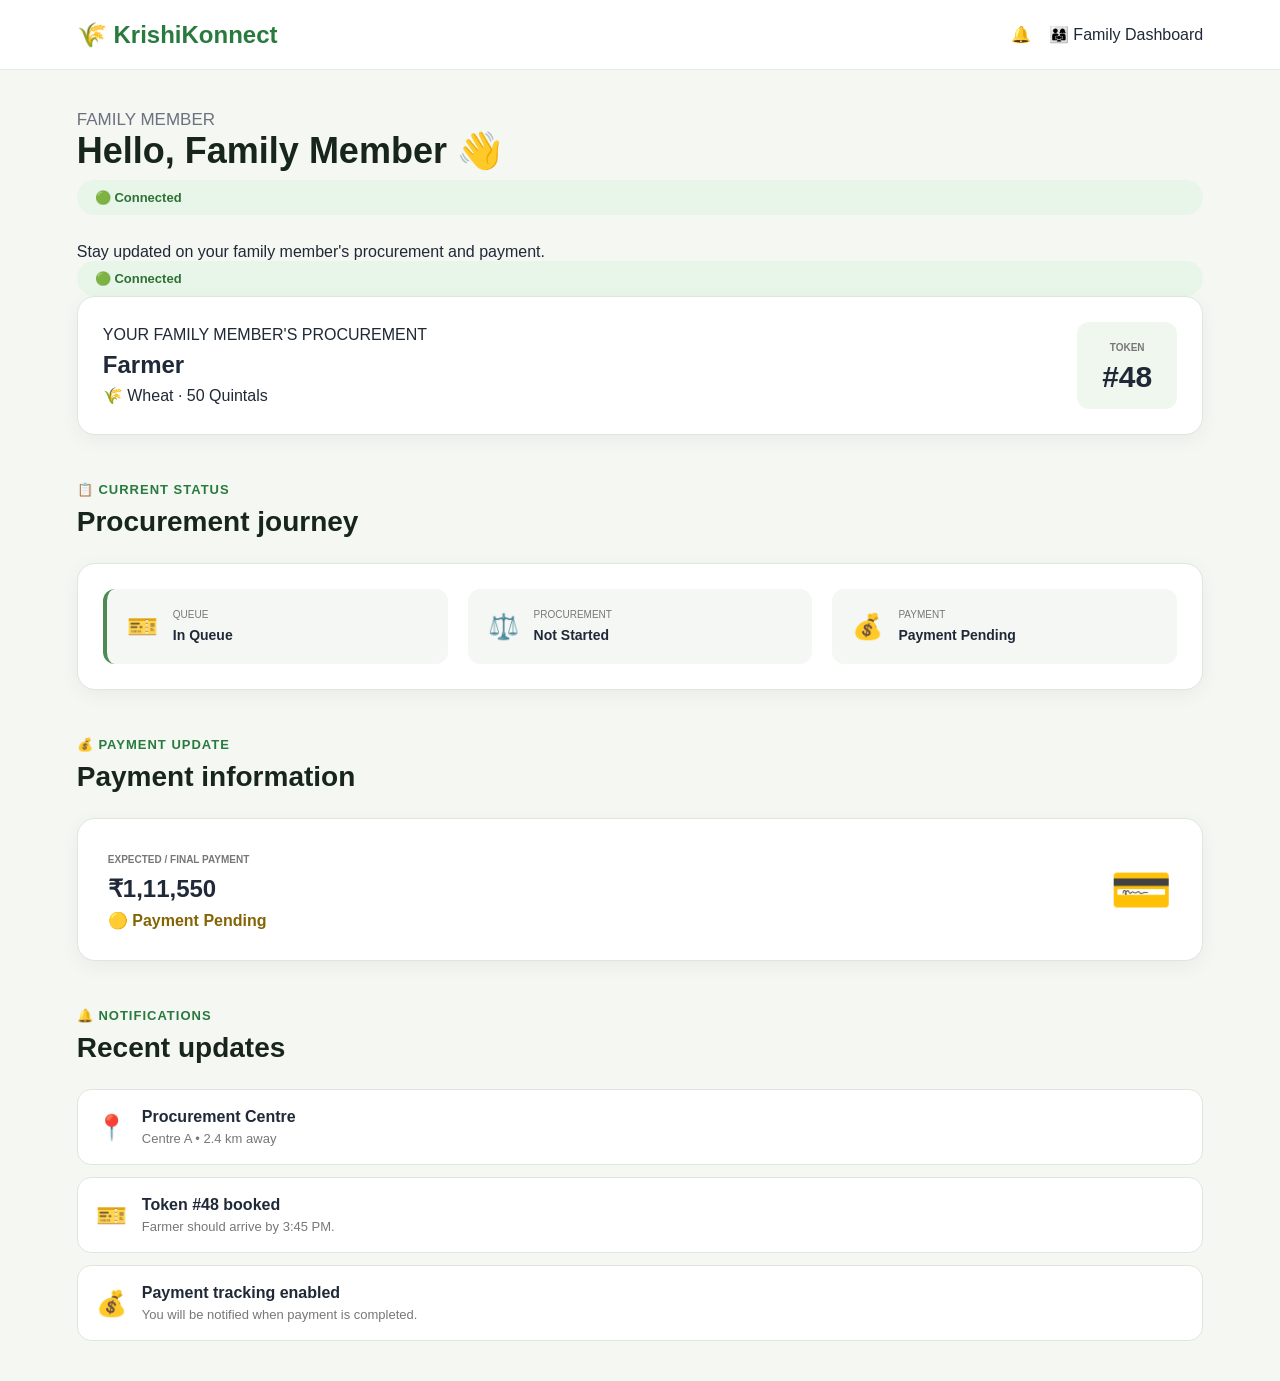
<file: family.html>
<!DOCTYPE html>
<html lang="en">

<head>

    <meta charset="UTF-8">
    <meta name="viewport" content="width=device-width, initial-scale=1.0">

    <title>KrishiKonnect | Family Dashboard</title>

    <link rel="stylesheet" href="style.css">

</head>

<body>

    <!-- NAVBAR -->

    <nav class="navbar">

        <div class="logo">
            🌾 KrishiKonnect
        </div>

        <div class="nav-right">

            <span>🔔</span>

            <span>👨‍👩‍👧 Family Dashboard</span>

        </div>

    </nav>


    <!-- DASHBOARD -->

    <main class="dashboard">

        <!-- HEADER -->

        <section class="welcome">

            <div>

                <p class="eyebrow">
                    FAMILY MEMBER
                </p>

              <h1>Hello, <span id="familyMemberNameDisplay">Family Member</span> 👋</h1> 

            </div>

            <div class="centre-status">
                🟢 Connected
            </div>

        </section>

</script>

                <p>
    Stay updated on your
    <span id="relationshipText">family member's</span>
    procurement and payment.
</p>

            </div>

            <div class="centre-status">
                🟢 Connected
            </div>

        </section>


        <!-- FARMER INFO -->

        <section class="family-farmer-card">

            <div>

                <div class="farmer-info">

    <span id="relationshipLabel">YOUR FAMILY MEMBER'S PROCUREMENT</span>

<h2 id="familyFarmerName">Farmer</h2>

    <p>
        🌾 Wheat · 50 Quintals
    </p>

</div>
            </div>

            <div class="family-token">

                <small>TOKEN</small>

                <strong>
                    #48
                </strong>

            </div>

        </section>


        <!-- CURRENT STATUS -->

        <section class="operator-section">

            <div class="section-heading">

                <span>📋 CURRENT STATUS</span>

                <h2>
                    Procurement journey
                </h2>

            </div>


            <div class="family-status-card">

                <div class="family-status-item active">

                    <span>🎫</span>

                    <div>

                        <small>QUEUE</small>

                        <strong id="familyQueueStatus">
                            In Queue
                        </strong>

                    </div>

                </div>


                <div class="family-status-item">

                    <span>⚖️</span>

                    <div>

                        <small>PROCUREMENT</small>

                        <strong id="familyProcurementStatus">
                            Not Started
                        </strong>

                    </div>

                </div>


                <div class="family-status-item">

                    <span>💰</span>

                    <div>

                        <small>PAYMENT</small>

                        <strong id="familyPaymentStatus">
                            Payment Pending
                        </strong>

                    </div>

                </div>

            </div>

        </section>


        <!-- PAYMENT CARD -->

        <section class="operator-section">

            <div class="section-heading">

                <span>💰 PAYMENT UPDATE</span>

                <h2>
                    Payment information
                </h2>

            </div>


            <div class="family-payment-card">

                <div>

                    <small>
                        EXPECTED / FINAL PAYMENT
                    </small>

                    <h1 id="familyPaymentAmount">
                        ₹1,11,550
                    </h1>

                    <p id="familyPaymentMessage">
                        🟡 Payment Pending
                    </p>

                </div>

                <div class="payment-icon">
                    💳
                </div>

            </div>

        </section>


        <!-- NOTIFICATIONS -->

        <section class="operator-section">

            <div class="section-heading">

                <span>🔔 NOTIFICATIONS</span>

                <h2>
                    Recent updates
                </h2>

            </div>


            <div class="family-notifications">

                <div class="family-notification">

                    <span>📍</span>

                    <div>

                        <strong>
                            Procurement Centre
                        </strong>

                        <p>
                            Centre A • 2.4 km away
                        </p>

                    </div>

                </div>


                <div class="family-notification">

                    <span>🎫</span>

                    <div>

                        <strong>
                            Token #48 booked
                        </strong>

                        <p>
                            Farmer should arrive by 3:45 PM.
                        </p>

                    </div>

                </div>


                <div class="family-notification">

                    <span>💰</span>

                    <div>

                        <strong>
                            Payment tracking enabled
                        </strong>

                        <p>
                            You will be notified when payment is completed.
                        </p>

                    </div>

                </div>

            </div>

        </section>

    </main>


    <script>

        function updateFamilyDashboard() {

            const status =
                localStorage.getItem("farmerStatus");

            const queueStatus =
                document.getElementById("familyQueueStatus");

            const procurementStatus =
                document.getElementById("familyProcurementStatus");

            const paymentStatus =
                document.getElementById("familyPaymentStatus");

            const paymentMessage =
                document.getElementById("familyPaymentMessage");

            if (!status) {
                return;
            }


            if (status === "Processing") {

                queueStatus.innerText =
                    "Processing";

                procurementStatus.innerText =
                    "Produce Being Processed";

            }


            else if (status === "Verified") {

                queueStatus.innerText =
                    "Processing";

                procurementStatus.innerText =
                    "✓ Produce Verified";

            }


            else if (status === "Weighed") {

                queueStatus.innerText =
                    "Processing";

                procurementStatus.innerText =
                    "⚖️ Weighing Completed";

            }


            else if (status === "Payment Processing") {

                queueStatus.innerText =
                    "Completed";

                procurementStatus.innerText =
                    "✓ Procurement Completed";

                paymentStatus.innerText =
                    "Payment Processing";

                paymentMessage.innerText =
                    "🔵 Payment Processing";

            }


            else if (status === "Payment Completed") {

                queueStatus.innerText =
                    "Completed";

                procurementStatus.innerText =
                    "✓ Procurement Completed";

                paymentStatus.innerText =
                    "✓ Payment Completed";

                paymentMessage.innerText =
                    "🟢 Payment Completed";

            }

        }


        updateFamilyDashboard();

    </script>
<script>

    // Get saved details
    const familyMemberName =
        localStorage.getItem("familyMemberName");

    const farmerName =
        localStorage.getItem("farmerName");

    const relation =
        localStorage.getItem("familyRelation");


    // Show family member's name
    if (familyMemberName) {

        const familyNameElement =
            document.getElementById("familyMemberNameDisplay");

        if (familyNameElement) {
            familyNameElement.innerText = familyMemberName;
        }
    }


    // Show farmer's name
    if (farmerName) {

        const farmerNameElement =
            document.getElementById("familyFarmerName");

        if (farmerNameElement) {
            farmerNameElement.innerText = farmerName;
        }
    }


    // Reverse relationship
    if (relation) {

        let displayRelationship = "FAMILY MEMBER'S PROCUREMENT";

        if (relation === "Father" || relation === "Mother") {
            displayRelationship = "DAUGHTER'S PROCUREMENT";
        }

        else if (relation === "Son" || relation === "Daughter") {
            displayRelationship = "PARENT'S PROCUREMENT";
        }

        else if (relation === "Husband") {
            displayRelationship = "WIFE'S PROCUREMENT";
        }

        else if (relation === "Wife") {
            displayRelationship = "HUSBAND'S PROCUREMENT";
        }

        else if (relation === "Brother") {
            displayRelationship = "SISTER'S PROCUREMENT";
        }

        else if (relation === "Sister") {
            displayRelationship = "BROTHER'S PROCUREMENT";
        }

        document.getElementById("relationshipLabel").innerText =
            displayRelationship;
    }
    const relationTextMap = {
    Father: "daughter's",
    Mother: "daughter's",
    Son: "parent's",
    Daughter: "parent's",
    Husband: "wife's",
    Wife: "husband's",
    Brother: "sister's",
    Sister: "brother's",
    Other: "family member's"
};

const relationshipText =
    document.getElementById("relationshipText");

if (relationshipText) {
    relationshipText.innerText =
        relationTextMap[relation] || "family member's";
}

</script>

</body>


</html>
</file>
<file: style.css>
* {
    margin: 0;
    padding: 0;
    box-sizing: border-box;
}

body {
    font-family: Arial, Helvetica, sans-serif;
    background: #f4f7f2;
    color: #1f2937;
}

/* NAVBAR */

.navbar {
    height: 70px;
    background: white;
    display: flex;
    align-items: center;
    justify-content: space-between;
    padding: 0 6%;
    border-bottom: 1px solid #e5e7eb;
}

.logo {
    font-size: 24px;
    font-weight: bold;
    color: #287a3e;
}

.nav-right {
    display: flex;
    align-items: center;
    gap: 18px;
    font-size: 16px;
}


/* MAIN */

.dashboard {
    width: 88%;
    max-width: 1150px;
    margin: 40px auto;
}


/* WELCOME */

.welcome {
    margin-bottom: 28px;
}

.welcome h1 {
    font-size: 36px;
    color: #17251b;
    margin-bottom: 8px;
}

.welcome p {
    color: #6b7280;
    font-size: 17px;
}


/* STATS */

.stats {
    display: grid;
    grid-template-columns: repeat(3, 1fr);
    gap: 20px;
    margin-bottom: 25px;
}

.stat-card {
    background: white;
    padding: 24px;
    border-radius: 16px;
    border: 1px solid #e5e7eb;
    box-shadow: 0 4px 15px rgba(0, 0, 0, 0.05);
}

.stat-card span {
    font-size: 26px;
}

.stat-card p {
    font-size: 12px;
    font-weight: bold;
    color: #6b7280;
    margin-top: 14px;
    letter-spacing: 0.5px;
}

.stat-card h2 {
    font-size: 30px;
    margin-top: 6px;
}


/* AI RECOMMENDATION */

.ai-card {
    background: linear-gradient(135deg, #eaf7eb, #ffffff);
    border: 1px solid #c9e4cc;
    border-radius: 20px;
    padding: 32px;
    margin-bottom: 25px;
    box-shadow: 0 6px 20px rgba(0, 0, 0, 0.06);
}

.ai-title {
    color: #287a3e;
    font-size: 14px;
    font-weight: bold;
    letter-spacing: 1px;
    margin-bottom: 16px;
}

.ai-card h2 {
    font-size: 24px;
    margin-bottom: 10px;
}

.time {
    font-size: 46px;
    font-weight: bold;
    color: #287a3e;
    margin: 10px 0;
}

.service-text {
    color: #555;
    margin-bottom: 24px;
}

.centre-info {
    display: flex;
    justify-content: space-between;
    align-items: center;
    margin-bottom: 25px;
}

.centre-info strong {
    font-size: 18px;
}

.centre-info small {
    color: #6b7280;
}

.status {
    background: #e2f5e5;
    color: #287a3e;
    padding: 9px 15px;
    border-radius: 20px;
    font-size: 14px;
    font-weight: bold;
}


/* AI PREDICTION FACTORS */

.prediction-info {
    display: grid;
    grid-template-columns: repeat(3, 1fr);
    gap: 15px;
    margin-bottom: 25px;
}

.prediction-info div {
    background: rgba(255, 255, 255, 0.8);
    padding: 18px;
    border-radius: 12px;
    text-align: center;
}

.prediction-info strong {
    display: block;
    font-size: 20px;
    margin-top: 5px;
}

.prediction-info small {
    display: block;
    color: #6b7280;
    margin-top: 5px;
}


/* BUTTON */

button {
    background: #287a3e;
    color: white;
    border: none;
    padding: 13px 24px;
    border-radius: 10px;
    font-size: 14px;
    font-weight: bold;
    cursor: pointer;
    transition: 0.2s;
}

button:hover {
    background: #1e6030;
    transform: translateY(-1px);
}


/* PAYMENT + CHAT */

.bottom-grid {
    display: grid;
    grid-template-columns: 1fr 1fr;
    gap: 25px;
}

.card {
    background: white;
    padding: 28px;
    border-radius: 18px;
    border: 1px solid #e5e7eb;
    box-shadow: 0 4px 15px rgba(0, 0, 0, 0.05);
}

.card h3 {
    font-size: 19px;
    margin-bottom: 18px;
}

.card h1 {
    font-size: 32px;
    margin-bottom: 15px;
}

.card p {
    color: #6b7280;
}

.pending {
    color: #b77900 !important;
    font-weight: bold;
    margin-bottom: 8px;
}

.chat-card p {
    background: #f3f4f6;
    padding: 13px;
    border-radius: 10px;
    margin-bottom: 18px;
    font-style: italic;
}


/* MOBILE */

@media (max-width: 768px) {

    .dashboard {
        width: 92%;
        margin: 25px auto;
    }

    .welcome h1 {
        font-size: 28px;
    }

    .stats {
        grid-template-columns: 1fr;
    }

    .prediction-info {
        grid-template-columns: 1fr;
    }

    .bottom-grid {
        grid-template-columns: 1fr;
    }

    .centre-info {
        flex-direction: column;
        align-items: flex-start;
        gap: 15px;
    }

    .time {
        font-size: 38px;
    }
}
#bookingMessage {
    margin-top: 15px;
    color: #287a3e;
    font-weight: 600;
}

button:disabled {
    background: #6b7280;
    cursor: not-allowed;
    transform: none;
}
/* ================================
   SMART SCHEDULING
   ================================ */

.scheduling-section {
    margin-top: 30px;
}

.section-heading {
    margin-bottom: 25px;
}

.section-heading > span {
    color: #287a3e;
    font-size: 13px;
    font-weight: bold;
    letter-spacing: 1px;
}

.section-heading h2 {
    font-size: 28px;
    margin: 8px 0;
    color: #17251b;
}

.section-heading p {
    color: #6b7280;
    font-size: 15px;
}


/* INPUT CARD */

.scheduling-card {
    background: white;
    padding: 28px;
    border-radius: 18px;
    border: 1px solid #e5e7eb;
    display: grid;
    grid-template-columns: 1fr 1fr 1fr auto;
    gap: 18px;
    align-items: end;
    margin-bottom: 25px;
}

.input-group label {
    display: block;
    font-size: 13px;
    font-weight: bold;
    margin-bottom: 8px;
    color: #374151;
}

.input-group input,
.input-group select {
    width: 100%;
    padding: 13px;
    border: 1px solid #d1d5db;
    border-radius: 9px;
    font-size: 14px;
    outline: none;
    background: white;
}

.input-group input:focus,
.input-group select:focus {
    border-color: #287a3e;
}

.quantity-input {
    position: relative;
}

.quantity-input input {
    padding-right: 75px;
}

.quantity-input span {
    position: absolute;
    right: 12px;
    top: 13px;
    color: #6b7280;
    font-size: 12px;
}

.analyse-button {
    white-space: nowrap;
    height: 43px;
}


/* RECOMMENDATION */

.recommendation-card {
    background: linear-gradient(135deg, #edf8ed, #ffffff);
    border: 1px solid #c9e4cc;
    border-radius: 20px;
    padding: 30px;
    margin-bottom: 30px;
}

.recommendation-header {
    display: flex;
    justify-content: space-between;
    align-items: center;
    color: #287a3e;
    font-size: 13px;
    font-weight: bold;
    letter-spacing: 0.8px;
}

.recommended-badge {
    background: #287a3e;
    color: white;
    padding: 6px 11px;
    border-radius: 20px;
    font-size: 10px;
}

.recommendation-card h2 {
    font-size: 28px;
    margin-top: 20px;
    margin-bottom: 5px;
}

.distance {
    color: #6b7280;
    margin-bottom: 25px;
}


/* RECOMMENDATION DETAILS */

.recommendation-grid {
    display: grid;
    grid-template-columns: repeat(4, 1fr);
    gap: 15px;
    margin-bottom: 22px;
}

.recommendation-item {
    background: rgba(255, 255, 255, 0.8);
    padding: 17px;
    border-radius: 12px;
    display: flex;
    gap: 12px;
    align-items: center;
}

.recommendation-item > span {
    font-size: 22px;
}

.recommendation-item small {
    display: block;
    font-size: 10px;
    color: #6b7280;
    font-weight: bold;
    margin-bottom: 4px;
}

.recommendation-item strong {
    display: block;
    font-size: 15px;
}

.capacity {
    color: #287a3e;
}

.recommendation-message {
    background: #e7f6e9;
    padding: 13px 16px;
    border-radius: 10px;
    color: #286b37;
    font-size: 14px;
    margin-bottom: 20px;
}

.book-button {
    min-width: 180px;
}


/* MOBILE */

@media (max-width: 900px) {

    .scheduling-card {
        grid-template-columns: 1fr 1fr;
    }

    .analyse-button {
        width: 100%;
    }

    .recommendation-grid {
        grid-template-columns: 1fr 1fr;
    }
}


@media (max-width: 600px) {

    .scheduling-card {
        grid-template-columns: 1fr;
    }

    .recommendation-grid {
        grid-template-columns: 1fr;
    }
}
.hidden {
    display: none;
}
/* =========================
   BOOKING CONFIRMATION
========================= */

.booking-confirmation {
    margin-top: 25px;
    padding: 25px;
    background: #ffffff;
    border: 2px solid #d8ead9;
    border-radius: 16px;
}

.booking-title {
    font-size: 18px;
    font-weight: 700;
    color: #287a43;
    margin-bottom: 10px;
}

.token-number {
    font-size: 48px;
    font-weight: 800;
    color: #1f2937;
    margin-top: 5px;
}

.token-label {
    font-size: 12px;
    font-weight: 700;
    color: #6b7280;
    margin-top: -5px;
}

.booking-details {
    display: grid;
    grid-template-columns: repeat(4, 1fr);
    gap: 15px;
    margin-top: 20px;
}

.booking-details > div {
    display: flex;
    align-items: center;
    gap: 12px;
    padding: 15px;
    background: #f5f8f4;
    border-radius: 12px;
}

.booking-details span {
    font-size: 24px;
}

.booking-details small {
    display: block;
    font-size: 11px;
    font-weight: 700;
    color: #737b86;
    margin-bottom: 4px;
}

.booking-details strong {
    display: block;
    font-size: 16px;
    color: #202938;
}

.booking-status {
    margin-top: 20px;
    padding: 14px 16px;
    background: #e8f7e9;
    border-radius: 10px;
    color: #287a43;
}

.queue-button {
    margin-top: 18px;
    padding: 13px 22px;
    border: none;
    border-radius: 9px;
    background: #287a43;
    color: white;
    font-size: 14px;
    font-weight: 700;
    cursor: pointer;
}

.queue-button:hover {
    background: #206637;
}

.hidden {
    display: none;
}

/* Mobile */
@media (max-width: 800px) {

    .booking-details {
        grid-template-columns: 1fr 1fr;
    }

}

@media (max-width: 500px) {

    .booking-details {
        grid-template-columns: 1fr;
    }

}
.centre-comparison {
    margin-top: 40px;
}

.centre-grid {
    display: grid;
    grid-template-columns: repeat(3, 1fr);
    gap: 20px;
    margin-top: 25px;
}

.centre-card {
    background: white;
    border: 1px solid #dfe6df;
    border-radius: 16px;
    padding: 24px;
    box-shadow: 0 5px 15px rgba(0,0,0,0.05);
}

.centre-card.best-centre {
    border: 2px solid #4d8b52;
}

.centre-top {
    display: flex;
    justify-content: space-between;
    align-items: center;
    gap: 10px;
}

.centre-top h3 {
    margin: 0;
}

.best-badge {
    background: #e7f5e8;
    color: #2e7135;
    padding: 6px 10px;
    border-radius: 20px;
    font-size: 11px;
    font-weight: bold;
}

.centre-info {
    display: grid;
    grid-template-columns: repeat(3, 1fr);
    gap: 10px;
    margin-top: 20px;
}

.centre-info div {
    background: #f5f7f5;
    padding: 10px;
    border-radius: 10px;
}

.centre-info small {
    display: block;
    font-size: 10px;
    color: #777;
    margin-bottom: 5px;
}

.centre-info strong {
    font-size: 13px;
}

.ai-score {
    margin-top: 20px;
    padding-top: 15px;
    border-top: 1px solid #e5e5e5;
    font-size: 12px;
    color: #666;
}

.ai-score strong {
    float: right;
    font-size: 16px;
    color: #2e7135;
}

@media (max-width: 800px) {

    .centre-grid {
        grid-template-columns: 1fr;
    }

}
/* LIVE QUEUE */

.queue-section {
    margin-top: 40px;
}

.queue-card {
    background: white;
    border-radius: 18px;
    padding: 30px;
    box-shadow: 0 5px 20px rgba(0,0,0,0.06);
    border: 1px solid #dfe6df;
}

.queue-token {
    text-align: center;
    padding-bottom: 25px;
    border-bottom: 1px solid #e5e5e5;
}

.queue-token small {
    color: #777;
    font-size: 12px;
    font-weight: bold;
}

.queue-token h1 {
    font-size: 48px;
    margin: 8px 0 12px;
}

.queue-status {
    display: inline-block;
    background: #e8f5e9;
    color: #2e7135;
    padding: 8px 15px;
    border-radius: 20px;
    font-size: 13px;
    font-weight: bold;
}

.queue-details {
    display: grid;
    grid-template-columns: repeat(3, 1fr);
    gap: 20px;
    margin: 25px 0;
}

.queue-details div {
    background: #f5f7f5;
    padding: 18px;
    border-radius: 12px;
    text-align: center;
}

.queue-details span {
    display: block;
    font-size: 22px;
    margin-bottom: 8px;
}

.queue-details small {
    display: block;
    color: #777;
    font-size: 10px;
    margin-bottom: 6px;
}

.queue-details strong {
    font-size: 18px;
}

.queue-progress {
    margin-top: 25px;
}

.progress-header {
    display: flex;
    justify-content: space-between;
    margin-bottom: 10px;
    font-size: 13px;
}

.progress-bar {
    height: 12px;
    background: #e8ece8;
    border-radius: 20px;
    overflow: hidden;
}

.progress-fill {
    width: 35%;
    height: 100%;
    border-radius: 20px;
    background: #4d8b52;
}

.arrival-reminder {
    margin-top: 25px;
    padding: 16px;
    background: #f0f7ef;
    border-radius: 12px;
    line-height: 1.6;
}

@media (max-width: 700px) {

    .queue-details {
        grid-template-columns: 1fr;
    }

}
/* ============================= */
/* OPERATOR DASHBOARD */
/* ============================= */

.centre-status {
    background: #e8f5e9;
    color: #2e7135;
    padding: 10px 18px;
    border-radius: 20px;
    font-weight: bold;
    font-size: 13px;
}

.operator-section {
    margin-top: 45px;
}

.operator-card {
    background: white;
    border: 1px solid #dfe6df;
    border-radius: 18px;
    overflow: hidden;
    box-shadow: 0 5px 20px rgba(0,0,0,0.05);
}

.queue-table-header,
.queue-row {
    display: grid;
    grid-template-columns: 0.7fr 1.5fr 1.2fr 1fr 1fr 1fr;
    align-items: center;
    gap: 15px;
    padding: 18px 22px;
}

.queue-table-header {
    background: #f2f5f2;
    color: #666;
    font-size: 11px;
    font-weight: bold;
}

.queue-row {
    border-top: 1px solid #eeeeee;
    font-size: 14px;
}

.queue-row:hover {
    background: #fafcfa;
}

.farmer-highlight {
    background: #f0f7ef;
    border-left: 4px solid #4d8b52;
}

.status {
    width: fit-content;
    padding: 6px 10px;
    border-radius: 20px;
    font-size: 11px;
    font-weight: bold;
}

.status.processing {
    background: #fff3cd;
    color: #856404;
}

.status.waiting {
    background: #e8f5e9;
    color: #2e7135;
}

.process-button,
.complete-button,
.verify-button,
.weigh-button,
.payment-button {
    border: none;
    border-radius: 8px;
    padding: 10px 14px;
    cursor: pointer;
    font-weight: bold;
}

.process-button {
    background: #4d8b52;
    color: white;
}

.complete-button {
    background: #e8f5e9;
    color: #2e7135;
}

.verify-button {
    background: #4d8b52;
    color: white;
}

.weigh-button {
    background: #eef2ee;
    color: #333;
}

.procurement-card,
.payment-card {
    background: white;
    border: 1px solid #dfe6df;
    border-radius: 18px;
    padding: 28px;
    box-shadow: 0 5px 20px rgba(0,0,0,0.05);
}

.farmer-details {
    display: grid;
    grid-template-columns: repeat(3, 1fr);
    gap: 20px;
}

.farmer-details div {
    background: #f5f7f5;
    padding: 18px;
    border-radius: 12px;
}

.farmer-details small,
.payment-card small {
    display: block;
    color: #777;
    font-size: 10px;
    margin-bottom: 7px;
}

.farmer-details strong {
    font-size: 16px;
}

.procurement-actions {
    display: flex;
    gap: 15px;
    margin-top: 25px;
}

.procurement-card p {
    font-weight: bold;
    color: #2e7135;
}

.payment-card {
    display: flex;
    justify-content: space-between;
    align-items: center;
}

.payment-card h2 {
    margin: 5px 0;
}

.payment-card p {
    color: #856404;
}

.payment-button {
    background: #4d8b52;
    color: white;
    padding: 14px 22px;
}

@media (max-width: 800px) {

    .queue-table-header {
        display: none;
    }

    .queue-row {
        grid-template-columns: 1fr 1fr;
        padding: 20px;
    }

    .farmer-details {
        grid-template-columns: 1fr;
    }

    .payment-card {
        flex-direction: column;
        align-items: flex-start;
        gap: 20px;
    }

}
/* ============================= */
/* FAMILY DASHBOARD */
/* ============================= */

.family-farmer-card {
    background: white;
    border: 1px solid #dfe6df;
    border-radius: 18px;
    padding: 25px;
    display: flex;
    justify-content: space-between;
    align-items: center;
    box-shadow: 0 5px 20px rgba(0,0,0,0.05);
}

.family-farmer-card small,
.family-payment-card small {
    color: #777;
    font-size: 10px;
    font-weight: bold;
}

.family-farmer-card h2 {
    margin: 7px 0;
}

.family-farmer-card p {
    margin: 0;
}

.family-token {
    text-align: center;
    background: #f0f7ef;
    padding: 15px 25px;
    border-radius: 12px;
}

.family-token strong {
    display: block;
    font-size: 30px;
    margin-top: 5px;
}

.family-status-card {
    background: white;
    border: 1px solid #dfe6df;
    border-radius: 18px;
    padding: 25px;
    display: grid;
    grid-template-columns: repeat(3, 1fr);
    gap: 20px;
    box-shadow: 0 5px 20px rgba(0,0,0,0.05);
}

.family-status-item {
    background: #f5f7f5;
    border-radius: 12px;
    padding: 20px;
    display: flex;
    align-items: center;
    gap: 15px;
}

.family-status-item span {
    font-size: 25px;
}

.family-status-item small {
    display: block;
    color: #777;
    font-size: 10px;
    margin-bottom: 6px;
}

.family-status-item strong {
    font-size: 14px;
}

.family-status-item.active {
    border-left: 4px solid #4d8b52;
}

.family-payment-card {
    background: white;
    border: 1px solid #dfe6df;
    border-radius: 18px;
    padding: 30px;
    display: flex;
    justify-content: space-between;
    align-items: center;
    box-shadow: 0 5px 20px rgba(0,0,0,0.05);
}

.family-payment-card h1 {
    margin: 8px 0;
}

.family-payment-card p {
    font-weight: bold;
    color: #856404;
}

.payment-icon {
    font-size: 50px;
}

.family-notifications {
    display: flex;
    flex-direction: column;
    gap: 12px;
}

.family-notification {
    background: white;
    border: 1px solid #dfe6df;
    border-radius: 14px;
    padding: 18px;
    display: flex;
    align-items: center;
    gap: 15px;
}

.family-notification > span {
    font-size: 25px;
}

.family-notification p {
    margin: 5px 0 0;
    color: #777;
    font-size: 13px;
}

@media (max-width: 700px) {

    .family-farmer-card {
        flex-direction: column;
        align-items: flex-start;
        gap: 20px;
    }

    .family-status-card {
        grid-template-columns: 1fr;
    }

    .family-payment-card {
        flex-direction: column;
        align-items: flex-start;
        gap: 20px;
    }

}
/* LANGUAGE SWITCH */

.language-switch {
    display: flex;
    gap: 5px;
    background: #eef2ee;
    padding: 4px;
    border-radius: 20px;
}

.language-switch button {
    border: none;
    background: transparent;
    padding: 7px 12px;
    border-radius: 16px;
    cursor: pointer;
    font-size: 12px;
}

.language-switch button:hover {
    background: white;
}
/* =========================================
   LANDING PAGE
========================================= */

.landing-page {
    background: #f7faf6;
}


/* HERO */

.landing-hero {
    min-height: 620px;
    display: flex;
    align-items: center;
    justify-content: space-between;
    gap: 60px;
    padding: 70px 8%;
    background: linear-gradient(135deg, #f7faf6, #edf6ec);
}

.hero-content {
    max-width: 550px;
}

.hero-tag {
    display: inline-block;
    padding: 8px 14px;
    border-radius: 20px;
    background: #e5f1e3;
    color: #4d8b52;
    font-size: 12px;
    font-weight: bold;
    letter-spacing: 0.5px;
}

.hero-content h1 {
    font-size: 64px;
    line-height: 1.05;
    margin: 20px 0;
    color: #263b2a;
}

.hero-content h1 span {
    color: #4d8b52;
}

.hero-content p {
    font-size: 18px;
    line-height: 1.7;
    color: #68736a;
    margin-bottom: 30px;
}

.hero-button {
    border: none;
    background: #4d8b52;
    color: white;
    padding: 15px 28px;
    border-radius: 10px;
    font-size: 14px;
    font-weight: bold;
    cursor: pointer;
    transition: 0.2s;
}

.hero-button:hover {
    transform: translateY(-2px);
}


/* HERO CARD */

.hero-visual {
    width: 470px;
}

.hero-card {
    background: white;
    padding: 28px;
    border-radius: 18px;
    box-shadow: 0 15px 40px rgba(40, 70, 40, 0.12);
}

.hero-card-top {
    display: flex;
    justify-content: space-between;
    align-items: center;
    font-size: 11px;
    color: #4d8b52;
    font-weight: bold;
}

.hero-card h2 {
    margin: 20px 0 5px;
    font-size: 28px;
}

.hero-card > p {
    color: #777;
    margin-bottom: 22px;
}

.hero-info-grid {
    display: grid;
    grid-template-columns: 1fr 1fr;
    gap: 12px;
}

.hero-info-grid div {
    background: #f5f8f4;
    padding: 14px;
    border-radius: 10px;
}

.hero-info-grid small {
    display: block;
    color: #888;
    font-size: 10px;
    margin-bottom: 6px;
}

.hero-info-grid strong {
    font-size: 14px;
}

.hero-good {
    margin-top: 18px;
    padding: 13px;
    border-radius: 9px;
    background: #eef7ec;
    color: #4d8b52;
    font-weight: bold;
}


/* FEATURES */

.landing-features {
    padding: 80px 8%;
    background: white;
}

.feature-grid {
    display: grid;
    grid-template-columns: repeat(4, 1fr);
    gap: 20px;
    margin-top: 40px;
}

.feature-card {
    padding: 25px;
    border: 1px solid #e4e9e3;
    border-radius: 14px;
    background: #fbfdfb;
}

.feature-icon {
    font-size: 32px;
    margin-bottom: 15px;
}

.feature-card h3 {
    margin-bottom: 10px;
}

.feature-card p {
    color: #737a74;
    line-height: 1.6;
    font-size: 14px;
}


/* LOGIN */

.login-section {
    padding: 80px 20px;
    background: #f4f8f3;
}

.login-card {
    max-width: 430px;
    margin: auto;
    padding: 35px;
    background: white;
    border-radius: 18px;
    box-shadow: 0 12px 35px rgba(40, 70, 40, 0.10);
}

.login-card h2 {
    margin: 20px 0 10px;
    color: #263b2a;
}

.login-card > p {
    color: #777;
    line-height: 1.5;
    margin-bottom: 25px;
}

.login-card .input-group {
    margin-bottom: 18px;
}

.login-card label {
    display: block;
    margin-bottom: 7px;
    font-size: 13px;
    font-weight: bold;
}

.login-card input {
    width: 100%;
    box-sizing: border-box;
    padding: 13px;
    border: 1px solid #d9dfd8;
    border-radius: 9px;
    font-size: 14px;
}

.login-card input:focus {
    outline: none;
    border-color: #4d8b52;
}

.login-button {
    width: 100%;
    margin-top: 8px;
}

.demo-note {
    text-align: center;
    font-size: 11px !important;
    color: #999 !important;
    margin-top: 15px !important;
    margin-bottom: 0 !important;
}


/* FOOTER */

.landing-footer {
    padding: 30px 8%;
    background: #263b2a;
    color: white;
    text-align: center;
}

.landing-footer p {
    margin: 6px 0 0;
    opacity: 0.7;
}


/* MOBILE */

@media (max-width: 900px) {

    .landing-hero {
        flex-direction: column;
        text-align: center;
    }

    .hero-visual {
        width: 100%;
        max-width: 470px;
    }

    .feature-grid {
        grid-template-columns: 1fr 1fr;
    }

}

@media (max-width: 600px) {

    .hero-content h1 {
        font-size: 45px;
    }

    .feature-grid {
        grid-template-columns: 1fr;
    }

}
/* FAMILY MEMBER SETUP */

.family-setup-section {
    padding: 20px 8%;
}

.family-setup-card {
    background: white;
    border: 1px solid #e2e8e1;
    border-radius: 16px;
    padding: 25px;
}

.family-setup-header {
    display: flex;
    justify-content: space-between;
    align-items: flex-start;
    gap: 20px;
    margin-bottom: 22px;
}

.family-setup-header span {
    color: #4d8b52;
    font-size: 11px;
    font-weight: bold;
}

.family-setup-header h2 {
    margin: 7px 0;
}

.family-setup-header p {
    color: #777;
    margin: 0;
}

.family-setup-header .optional-badge {
    background: #eef4ed;
    padding: 6px 10px;
    border-radius: 15px;
    white-space: nowrap;
}

.family-form {
    display: grid;
    grid-template-columns: 1fr 1fr 1fr;
    gap: 15px;
}

.family-form input,
.family-form select {
    width: 100%;
    box-sizing: border-box;
    padding: 12px;
    border: 1px solid #d9dfd8;
    border-radius: 9px;
    background: white;
}

.family-save-button {
    margin-top: 20px;
    background: #4d8b52;
    color: white;
    border: none;
    padding: 12px 20px;
    border-radius: 9px;
    cursor: pointer;
    font-weight: bold;
}

#familySaveMessage {
    margin-top: 12px;
    color: #4d8b52;
    font-weight: bold;
}

@media (max-width: 800px) {
    .family-form {
        grid-template-columns: 1fr;
    }
}
</file>
